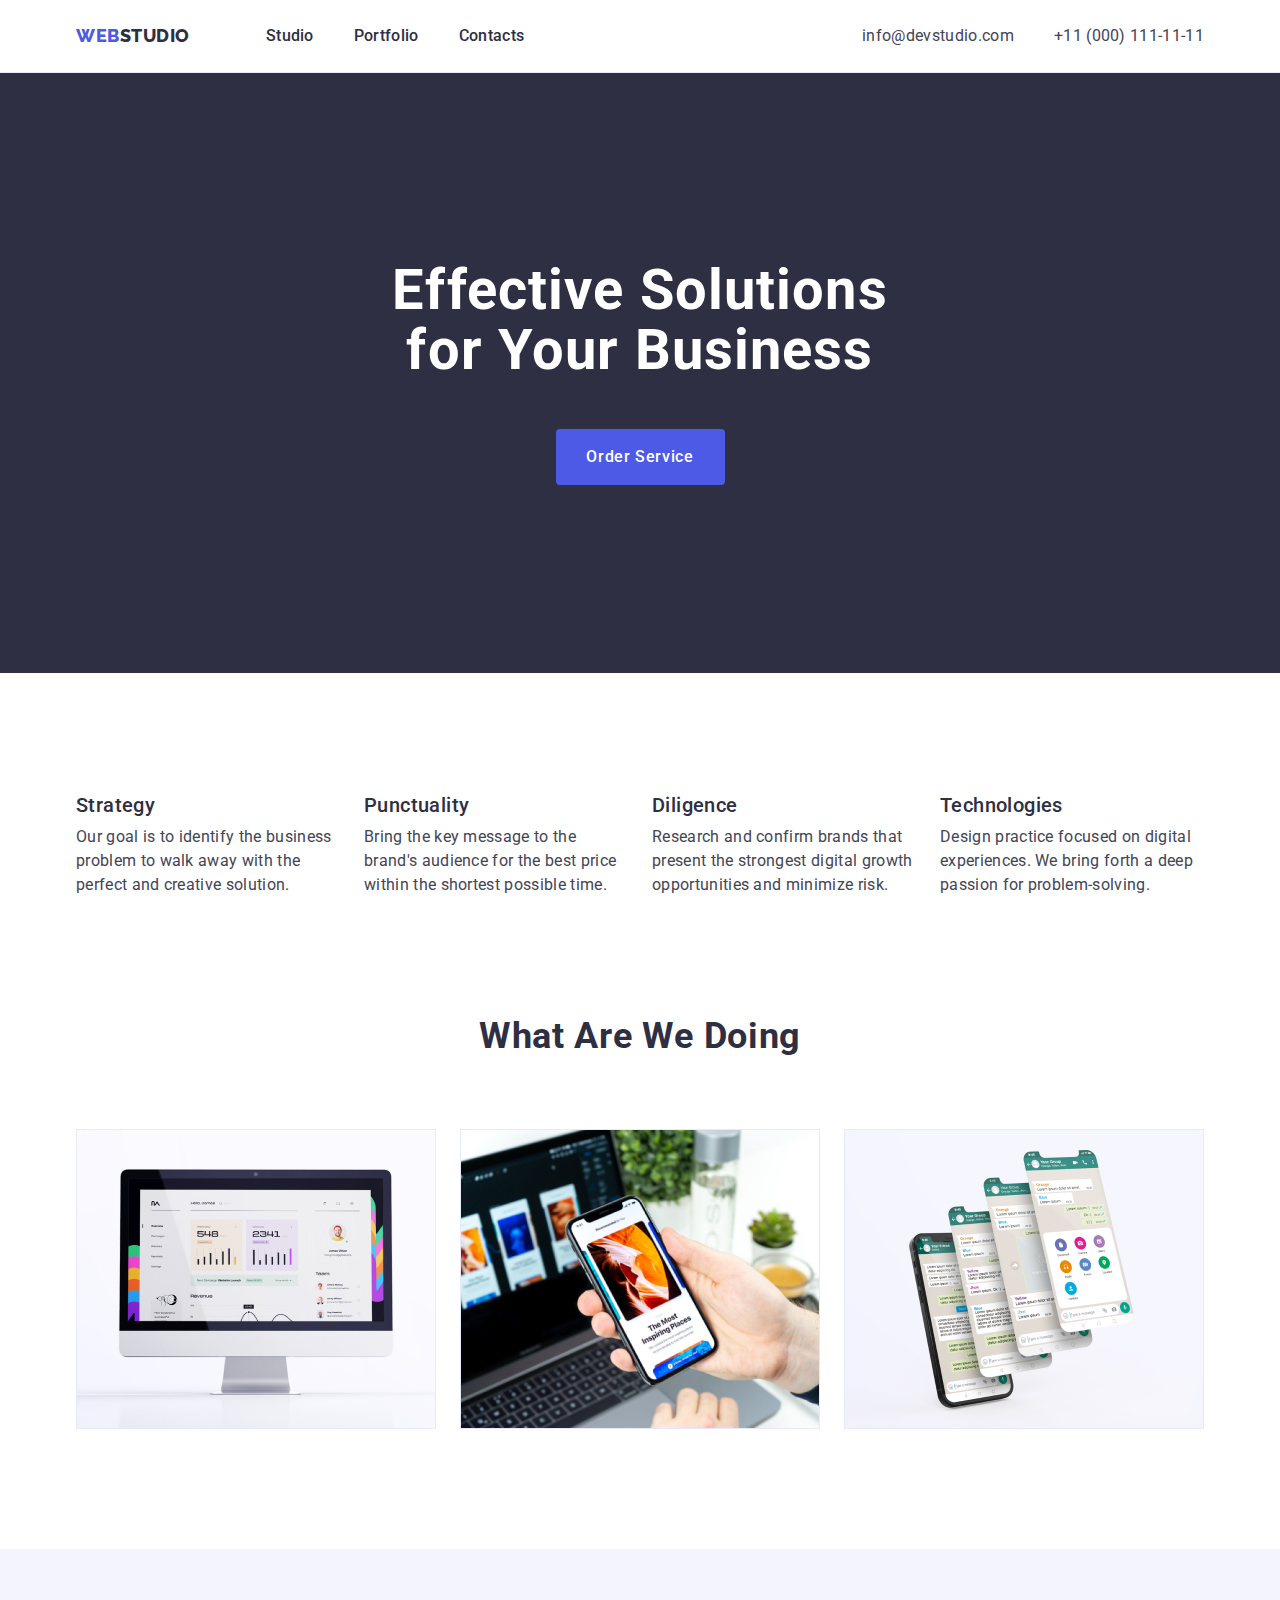
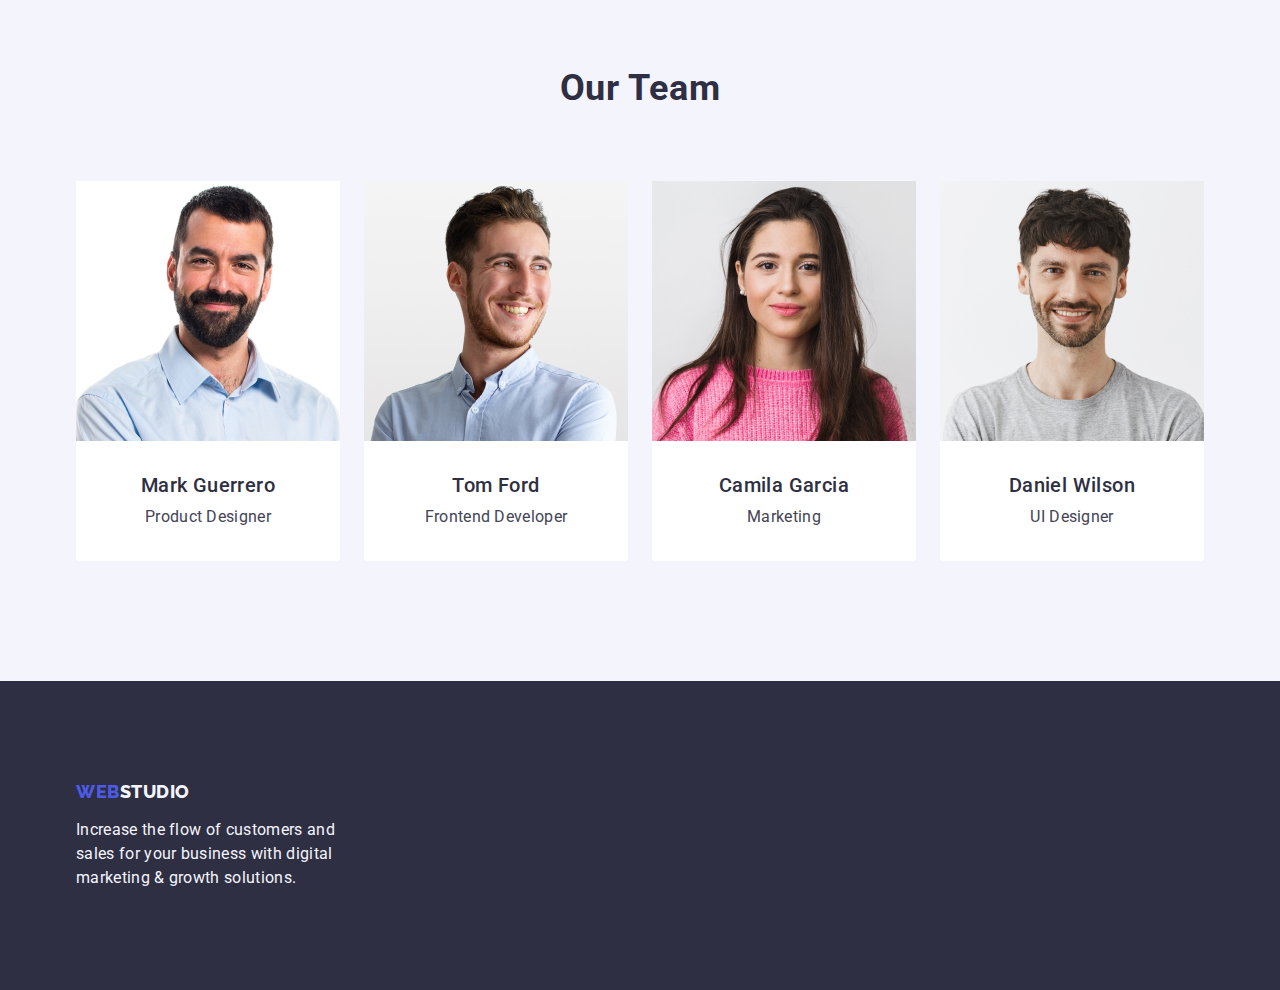
<file: index.html>
<!DOCTYPE html>
<html lang="en">
  <head>
    <meta charset="UTF-8" />
    <meta http-equiv="X-UA-Compatible" content="IE=edge" />
    <meta name="viewport" content="width=device-width, initial-scale=1.0" />
    <title>WebStudio</title>
    <link rel="preconnect" href="https://fonts.googleapis.com" />
    <link rel="preconnect" href="https://fonts.gstatic.com" crossorigin />
    <link
      href="https://fonts.googleapis.com/css2?family=Raleway:wght@800&family=Roboto+Mono:wght@700&family=Roboto:wght@400;500;700;900&display=swap"
      rel="stylesheet"
    />
    <link
      rel="stylesheet"
      href="https://cdn.jsdelivr.net/npm/modern-normalize@1.1.0/modern-normalize.min.css"
    />
    <link rel="stylesheet" href="./css/styles.css" />
  </head>

  <body>
    <!-- Header -->

    <header class="site-header">
      <!-- Navigation -->
      <div class="container header-container">

        <nav class="site-navigation">
          <a href="./index.html" class="logo link"
            >Web<span class="header-color">Studio</span></a
          >
          <ul class="menu">
            <li class="menu-item">
              <a href="./index.html" class="nav-link link">Studio</a>
            </li>

            <li class="menu-item">
              <a href="./portfolio.html" class="nav-link link">Portfolio</a>
            </li>

            <li class="menu-item">
              <a href="" class="nav-link link">Contacts</a>
            </li>
          </ul>
        </nav>
     
        <!-- Header contacts -->

        <address class="site-address">
          <ul class="address-list">
            <li>
              <a class="address-link link" href="mailto:info@devstudio.com"
                >info@devstudio.com</a
              >
            </li>

            <li>
              <a class="address-link link" href="tel:+110001111111"
                >+11 (000) 111-11-11</a
              >
            </li>
          </ul>
        </address>
      </div>
    </header>
    <main>
      <!-- Section 1 Hero section -->

      <section class="hero-section">
        <div class="container">
          <h1 class="hero-title">Effective Solutions for Your Business</h1>
          <button class="hero-btn" type="button">Order Service</button>
        </div>
      </section>

      <!-- Section 2 -->

      <section class="advantages-section">
        <div class="container">
          <h2 class="visually-hidden">Our advantages</h2>
          <ul class="advantages-list">
            <li class="advantages-item">
              <h3 class="section-title">Strategy</h3>
              <p class="section-descr">
                Our goal is to identify the business problem to walk away with
                the perfect and creative solution.
              </p>
            </li>
            <li class="advantages-item">
              <h3 class="section-title">Punctuality</h3>
              <p class="section-descr">
                Bring the key message to the brand's audience for the best price
                within the shortest possible time.
              </p>
            </li>
            <li class="advantages-item">
              <h3 class="section-title">Diligence</h3>
              <p class="section-descr">
                Research and confirm brands that present the strongest digital
                growth opportunities and minimize risk.
              </p>
            </li>
            <li class="advantages-item">
              <h3 class="section-title">Technologies</h3>
              <p class="section-descr">
                Design practice focused on digital experiences. We bring forth a
                deep passion for problem-solving.
              </p>
            </li>
          </ul>
        </div>
      </section>

      <!-- Section 3 -->

      <section class="section-doing">
        <div class="container">
          <h2 class="title">What are we doing</h2>
          <ul class="doing-list">
            <li class="doing-list-item">
              <img src="./images/pc.jpg" alt="img PC" width="360" />
            </li>
            <li class="doing-list-item">
              <img src="./images/mobil.jpg" alt="img Mobile" width="360" />
            </li>
            <li class="doing-list-item">
              <img src="./images/app.jpg" alt="img App" width="360" />
            </li>
          </ul>
        </div>
      </section>

      <!-- Section 4 -->

      <section class="section-team">
        <div class="container">
          <h2 class="title">Our Team</h2>
          <ul class="team-list list">
            <li class="team-list-item">
              <img src="./images/mark.jpg" alt="foto Mark" width="264" />
              <div class="descr-container">
                <h3 class="team-title">Mark Guerrero</h3>
                <p class="team-descr">Product Designer</p>
              </div>
            </li>
            <li class="team-list-item">
              <img src="./images/tom.jpg" alt="foto Tom" width="264" />
              <div class="descr-container">
                <h3 class="team-title">Tom Ford</h3>
                <p class="team-descr">Frontend Developer</p>
              </div>
            </li>
            <li class="team-list-item">
              <img src="./images/camila.jpg" alt="foto Camila" width="264" />
              <div class="descr-container">
                <h3 class="team-title">Camila Garcia</h3>
                <p class="team-descr">Marketing</p>
              </div>
            </li>
            <li class="team-list-item">
              <img src="./images/daniel.jpg" alt="foto Daniel" width="264" />
              <div class="descr-container">
                <h3 class="team-title">Daniel Wilson</h3>
                <p class="team-descr">UI Designer</p>
              </div>
            </li>
          </ul>
        </div>
      </section>
    </main>

    <!-- Footer -->

    <footer class="site-footer">
      <div class="container">
        <a class="footer-logo link" href="./index.html"
          >Web<span class="footer-color-logo">Studio</span></a
        >
        <p class="footer-descr">
          Increase the flow of customers and sales for your business with
          digital marketing & growth solutions.
        </p>
      </div>
    </footer>
  </body>
</html>
</file>
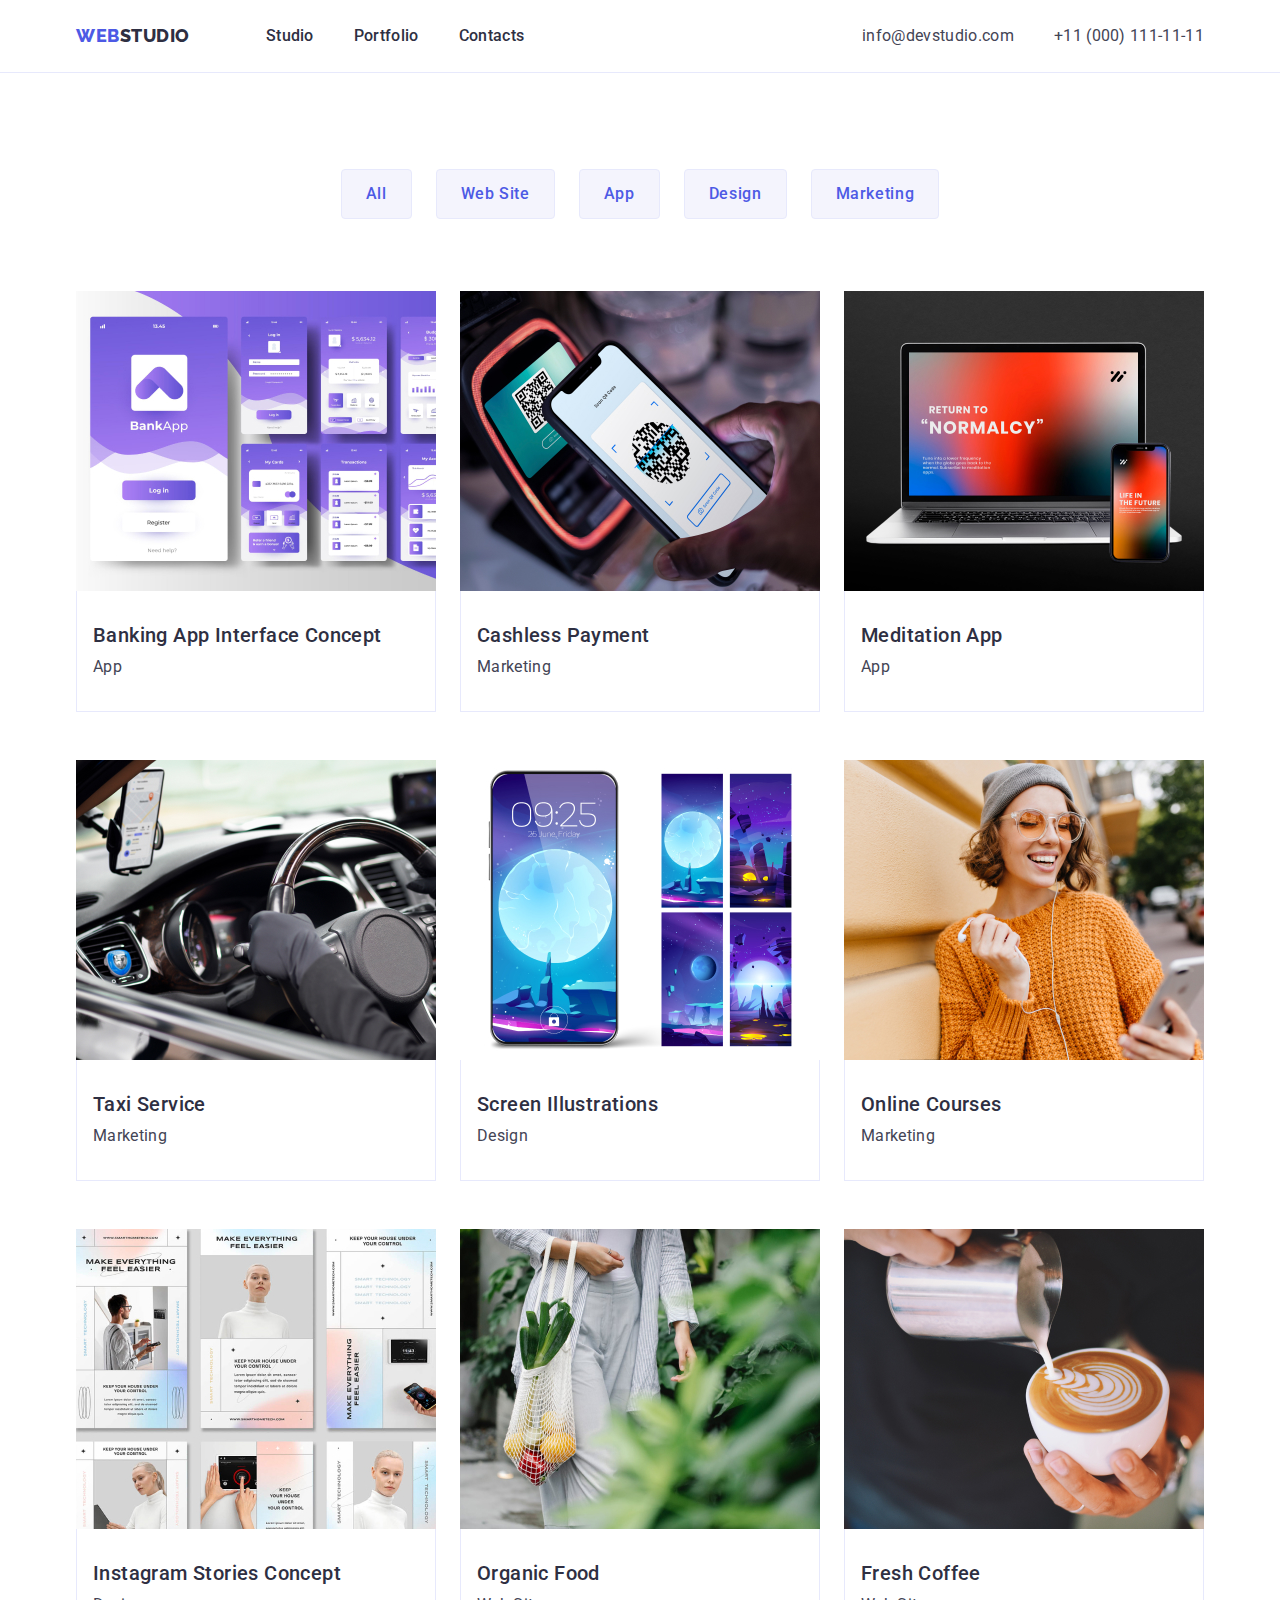
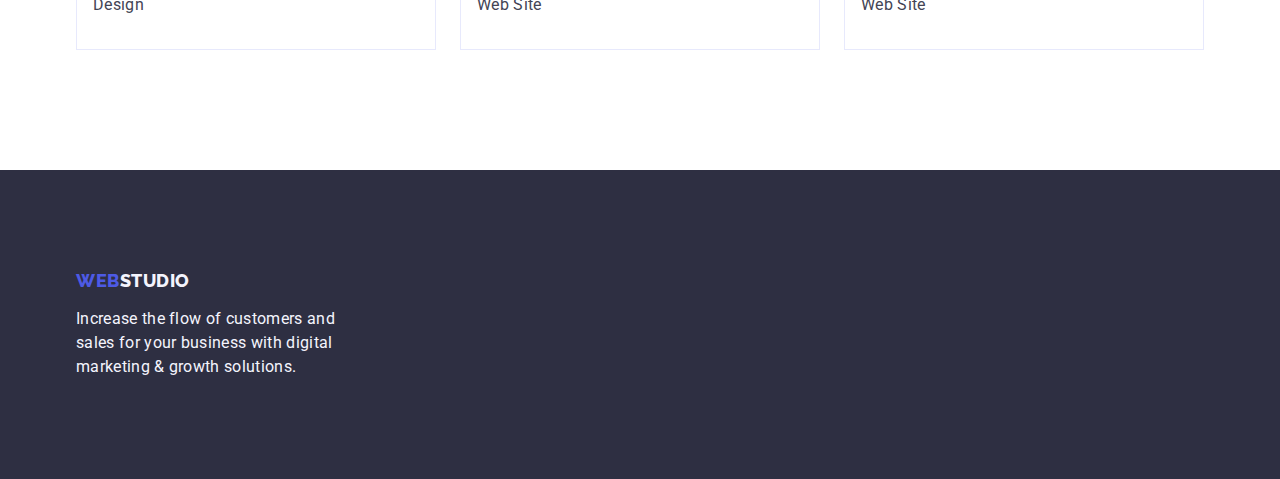
<file: portfolio.html>
<!DOCTYPE html>
<html lang="en">
  <head>
    <meta charset="UTF-8" />
    <meta http-equiv="X-UA-Compatible" content="IE=edge" />
    <meta name="viewport" content="width=device-width, initial-scale=1.0" />
    <title>Portfolio</title>
    <link rel="preconnect" href="https://fonts.googleapis.com" />
    <link rel="preconnect" href="https://fonts.gstatic.com" crossorigin />
    <link
      href="https://fonts.googleapis.com/css2?family=Raleway:wght@800&family=Roboto+Mono:wght@700&family=Roboto:wght@400;500;700;900&display=swap"
      rel="stylesheet"
    />
    <link
      rel="stylesheet"
      href="https://cdn.jsdelivr.net/npm/modern-normalize@1.1.0/modern-normalize.min.css"
    />
    <link rel="stylesheet" href="./css/styles.css" />
  </head>

  <body>
    <!-- Header -->

    <header class="site-header">
      <!-- Navigation -->
      <div class="container header-container">
        <nav class="site-navigation">
          <a href="./index.html" class="logo link"
            >Web<span class="header-color">Studio</span></a
          >
          <ul class="menu">
            <li class="menu-item">
              <a href="./index.html" class="nav-link link">Studio</a>
            </li>

            <li class="menu-item">
              <a href="./portfolio.html" class="nav-link link">Portfolio</a>
            </li>

            <li class="menu-item">
              <a href="" class="nav-link link">Contacts</a>
            </li>
          </ul>
        </nav>

        <!-- Header contacts -->

        <address class="site-address">
          <ul class="address-list">
            <li>
              <a class="address-link link" href="mailto:info@devstudio.com"
                >info@devstudio.com</a
              >
            </li>

            <li>
              <a class="address-link link" href="tel:+110001111111"
                >+11 (000) 111-11-11</a
              >
            </li>
          </ul>
        </address>
      </div>
    </header>

    <main>
      <!-- Hero section -->

      <section class="work-section">
        <div class="container">
          <h1 hidden>Portfolio</h1>
          <ul class="work-list-btn">
            <li><button type="button" class="portfolio-btn">All</button></li>
            <li>
              <button type="button" class="portfolio-btn">Web Site</button>
            </li>
            <li><button type="button" class="portfolio-btn">App</button></li>
            <li><button type="button" class="portfolio-btn">Design</button></li>
            <li>
              <button type="button" class="portfolio-btn">Marketing</button>
            </li>
          </ul>

          <ul class="gallery-list">
            <li class="gallery-item">
              <a href="" class="link">
                <img
                  src="./images/banking-app.jpg"
                  alt="Banking App Interface Concept"
                />
                <div class="portfolio-text">
                  <h2 class="portfolio-title">Banking App Interface Concept</h2>
                  <p class="portfolio-descr">App</p>
                </div>
              </a>
            </li>
            <li class="gallery-item">
              <a href="" class="link">
                <img src="./images/payment.jpg" alt="Cashless Payment" />
                <div class="portfolio-text">
                  <h2 class="portfolio-title">Cashless Payment</h2>
                  <p class="portfolio-descr">Marketing</p>
                </div>
              </a>
            </li>
            <li class="gallery-item">
              <a href="" class="link">
                <img src="./images/meditation-app.jpg" alt="Meditation App" />
                <div class="portfolio-text">
                  <h2 class="portfolio-title">Meditation App</h2>
                  <p class="portfolio-descr">App</p>
                </div>
              </a>
            </li>
            <li class="gallery-item">
              <a href="" class="link">
                <img src="./images/taxi.jpg" alt="Taxi Service" />
                <div class="portfolio-text">
                  <h2 class="portfolio-title">Taxi Service</h2>
                  <p class="portfolio-descr">Marketing</p>
                </div>
              </a>
            </li>
            <li class="gallery-item">
              <a href="" class="link">
                <img
                  src="./images/illustrations.jpg"
                  alt="Screen Illustrations"
                />
                <div class="portfolio-text">
                  <h2 class="portfolio-title">Screen Illustrations</h2>
                  <p class="portfolio-descr">Design</p>
                </div>
              </a>
            </li>
            <li class="gallery-item">
              <a href="" class="link">
                <img src="./images/courses.jpg" alt="Online Courses" />
                <div class="portfolio-text">
                  <h2 class="portfolio-title">Online Courses</h2>
                  <p class="portfolio-descr">Marketing</p>
                </div>
              </a>
            </li>
            <li class="gallery-item">
              <a href="" class="link">
                <img
                  src="./images/instagram.jpg"
                  alt="Instagram Stories Concept"
                />
                <div class="portfolio-text">
                  <h2 class="portfolio-title">Instagram Stories Concept</h2>
                  <p class="portfolio-descr">Design</p>
                </div>
              </a>
            </li>
            <li class="gallery-item">
              <a href="" class="link">
                <img src="./images/food.jpg" alt="Organic Food" />
                <div class="portfolio-text">
                  <h2 class="portfolio-title">Organic Food</h2>
                  <p class="portfolio-descr">Web Site</p>
                </div>
              </a>
            </li>
            <li class="gallery-item">
              <a href="" class="link">
                <img src="./images/coffee.jpg" alt="Fresh Coffee" />
                <div class="portfolio-text">
                  <h2 class="portfolio-title">Fresh Coffee</h2>
                  <p class="portfolio-descr">Web Site</p>
                </div>
              </a>
            </li>
          </ul>
        </div>
      </section>
    </main>
    <!-- Footer -->

    <footer class="site-footer">
      <div class="container">
        <a class="footer-logo link" href="./index.html"
          >Web<span class="footer-color-logo">Studio</span></a
        >
        <p class="footer-descr">
          Increase the flow of customers and sales for your business with
          digital marketing & growth solutions.
        </p>
      </div>
    </footer>
  </body>
</html>
</file>
<file: css/styles.css>
body {
  font-family: 'Roboto', sans-serif;
  background-color: var(--background-color);
  color: var(--body-color);
}

:root {
  --background-color: #ffffff;
  --link-color: #2e2f42;
  --contact-link-color: #434455;
  --logo-web-color: #4d5ae5;
  --body-color: #434455;
  --header-logo-color: #2e2f42;
  --link-hover-focus-color: #404bbf;
  --hero-background-color: #2e2f42;
  --hero-title-color: #ffffff;
  --hero-background-color: #2e2f42;
  --hero-btn-background-color: #4d5ae5;
  --hero-btn-color: #ffffff;
  --hero-btn-background-color-hover-focus: #404bbf;
  --section-title-color: #2e2f42;
  --section-paragraf-color: #434455;
  --section-team-bg-color: #f4f4fd;
  --section-team-item-bg-color: #ffffff;
  --footer-bg-color: #2e2f42;
  --footer-descr-color: #f4f4fd;
  --footer-logo-color: #f4f4fd;
  --portfolio-btn-color: #4d5ae5;
  --portfolip-bg-color: #f4f4fd;
  --portfolio-btn-color-hover-focus: #ffffff;
  --portfolio-btn-bg-color-hover-focus: #404bbf;
  --border-btn: #e7e9fc;
}

h1,
h2,
h3,
h4,
h5,
h6,
p {
  margin-top: 0;
  margin-bottom: 0;
}

ul {
  padding: 0;
  margin: 0;
  list-style: none;
}

img {
  display: block;
  max-width: 100%;
}

.visually-hidden {
  position: absolute;
  width: 1px;
  height: 1px;
  overflow: hidden;
  border: 0;
  padding: 0;
  clip: rect(0 0 0 0);
  clip-path: inset(50%);
  margin: -1px;
}
.container {
  width: 1158px;
  margin: 0 auto;
  padding: 0 15px;
}

.link {
  text-decoration: none;
}

.site-header {
  border-bottom: 1px solid #e7e9fc;
}

.header-container {
  display: flex;
}

.logo {
  font-family: 'Raleway', sans-serif;
  font-weight: 800;
  font-size: 18px;
  line-height: 1.17;
  letter-spacing: 0.03em;
  text-transform: uppercase;
  color: var(--logo-web-color);
  margin-right: 76px;
}

.header-color {
  color: var(--header-logo-color);
}

.site-navigation {
  display: flex;
  align-items: center;
}

.menu {
  display: flex;
  gap: 40px;
}

.nav-link {
  display: block;
  padding-top: 24px;
  padding-bottom: 24px;

  font-family: 'Roboto', sans-serif;
  font-weight: 500;
  font-size: 16px;
  line-height: 1.5;
  letter-spacing: 0.02em;
  color: var(--link-color);
}

.nav-link:hover,
.nav-link:focus {
  color: var(--link-hover-focus-color);
}

.address-link {
  display: block;
  padding-top: 24px;
  padding-bottom: 24px;

  font-size: 16px;
  line-height: 1.5;
  letter-spacing: 0.02em;
  color: var(--contact-link-color);
  }

.site-address {
  font-style: normal;
  margin-left: auto;
}

.address-list {
  display: flex;
  gap: 40px;
}

.address-link:hover,
.address-link:focus {
  color: var(--link-hover-focus-color);
}

/* Section 1 "Hero section" */

.hero-section {
  background-color: var(--hero-background-color);
  padding-top: 188px;
  padding-bottom: 188px;
  text-align: center;
}

.hero-title {
  display: block;
  font-family: 'Roboto', sans-serif;
  font-weight: 700;
  font-size: 56px;
  line-height: 1.07;
  letter-spacing: 0.02em;
  color: var(--hero-title-color);
  max-width: 496px;
  margin-bottom: 48px;
  margin-left: auto;
  margin-right: auto;
}

.hero-btn {
  font-family: 'Roboto', sans-serif;
  font-weight: 500;
  font-size: 16px;
  line-height: 1.5;
  letter-spacing: 0.04em;
  background-color: var(--hero-btn-background-color);
  color: var(--hero-btn-color);
  cursor: pointer;
  display: block;
  min-width: 169px;
  height: 56px;
  border: none;
  border-radius: 4px;
  margin: 0 auto;
}

.hero-btn:hover,
.hero-btn:focus {
  background-color: var(--hero-btn-background-color-hover-focus);
}

/* Section 2 "Advantages" */

.advantages-section {
  padding-bottom: 120px;
  padding-top: 120px;
}

.advantages-list {
  display: flex;
  gap: 24px;
}

.advantages-item {
  flex-basis: calc((100% - 3 * 24px) / 4);
}

.section-title {
  font-weight: 500;
  font-size: 20px;
  line-height: 1.2;
  letter-spacing: 0.02em;
  color: var(--section-title-color);
  margin-bottom: 8px;
}

.section-descr {
  font-family: 'Roboto', sans-serif;
  font-weight: 400;
  font-size: 16px;
  line-height: 1.5;
  letter-spacing: 0.02em;
  color: var(--section-paragraf-color);
}

/* Section 3 "Doing" */
.section-doing {
  padding-bottom: 120px;
}
.title {
  font-size: 36px;
  line-height: 1.11;
  text-align: center;
  letter-spacing: 0.02em;
  text-transform: capitalize;
  color: var(--section-title-color);
  margin-bottom: 72px;
}

.doing-list {
  display: flex;
  gap: 24px;
}

.doing-list-item {
  flex-basis: calc((100% - 2 * 24px) / 3);
}

/* Section 4 "Team" */
.section-team {
  background-color: var(--section-team-bg-color);
  padding-top: 120px;
  padding-bottom: 120px;
}

.team-list {
  display: flex;
  gap: 24px;
}

.team-list-item {
  flex-basis: calc((100% - 3 * 24px) / 4);
  border-radius: 0px 0px 4px 4px;
  background-color: var(--section-team-item-bg-color);
}

.list-item {
  background-color: var(--section-team-item-bg-color);
}

.descr-container {
  padding-top: 32px;
  padding-bottom: 32px;
  padding-left: 16px;
  padding-right: 16px;
}

.team-title {
  font-weight: 500;
  font-size: 20px;
  line-height: 1.2;
  letter-spacing: 0.02em;
  color: var(--section-title-color);
  margin-bottom: 8px;
  text-align: center;
}

.team-descr {
  font-family: 'Roboto', sans-serif;
  font-weight: 400;
  font-size: 16px;
  line-height: 1.5;
  letter-spacing: 0.02em;
  color: var(--section-paragraf-color);
  text-align: center;
}

/* Footer */

.site-footer {
  background-color: var(--footer-bg-color);
  padding-top: 100px;
  padding-bottom: 100px;
}

.footer-logo {
  font-family: 'Raleway', sans-serif;
  font-weight: 800;
  font-size: 18px;
  line-height: 1.17;
  letter-spacing: 0.03em;
  text-transform: uppercase;
  color: var(--logo-web-color);
  display: inline-block;
  margin-bottom: 16px;
}

.footer-descr {
  font-family: 'Roboto', sans-serif;
  font-weight: 400;
  font-size: 16px;
  line-height: 1.5;
  letter-spacing: 0.02em;
  color: var(--footer-descr-color);
  max-width: 264px;
}

.footer-color-logo {
  color: var(--footer-logo-color);
}

/* Portfolio */

.work-section {
  padding-top: 96px;
  padding-bottom: 120px;
}

.work-list-btn {
  justify-content: center;
  display: flex;
  gap: 24px;
  margin-bottom: 72px;
}

.portfolio-btn {
  font-family: 'Roboto', sans-serif;
  font-weight: 500;
  font-size: 16px;
  line-height: 1.5;
  letter-spacing: 0.04em;
  color: var(--portfolio-btn-color);
  background-color: var(--portfolip-bg-color);
  cursor: pointer;
  padding: 12px 24px;
  border: 1px solid var(--border-btn);
  border-radius: 4px;
}

.portfolio-btn:hover,
.portfolio-btn:focus {
  color: var(--portfolio-btn-color-hover-focus);
  background-color: var(--portfolio-btn-bg-color-hover-focus);
  border: 1px solid transparent;
}

.gallery-list {
  display: flex;
  flex-wrap: wrap;
  column-gap: 24px;
  row-gap: 48px;
}

.gallery-item {
  flex-basis: calc((100% - 2 * 24px) / 3);
}

.portfolio-text {
  padding: 32px 16px;
  border: 1px solid #e7e9fc;
  border-top: none;
}

.portfolio-title {
  font-weight: 500;
  font-size: 20px;
  line-height: 1.2;
  letter-spacing: 0.02em;
  color: var(--section-title-color);
  margin-bottom: 8px;
}

.portfolio-descr {
  font-size: 16px;
  line-height: 1.5;
  letter-spacing: 0.02em;
  color: var(--section-paragraf-color);
}
</file>
